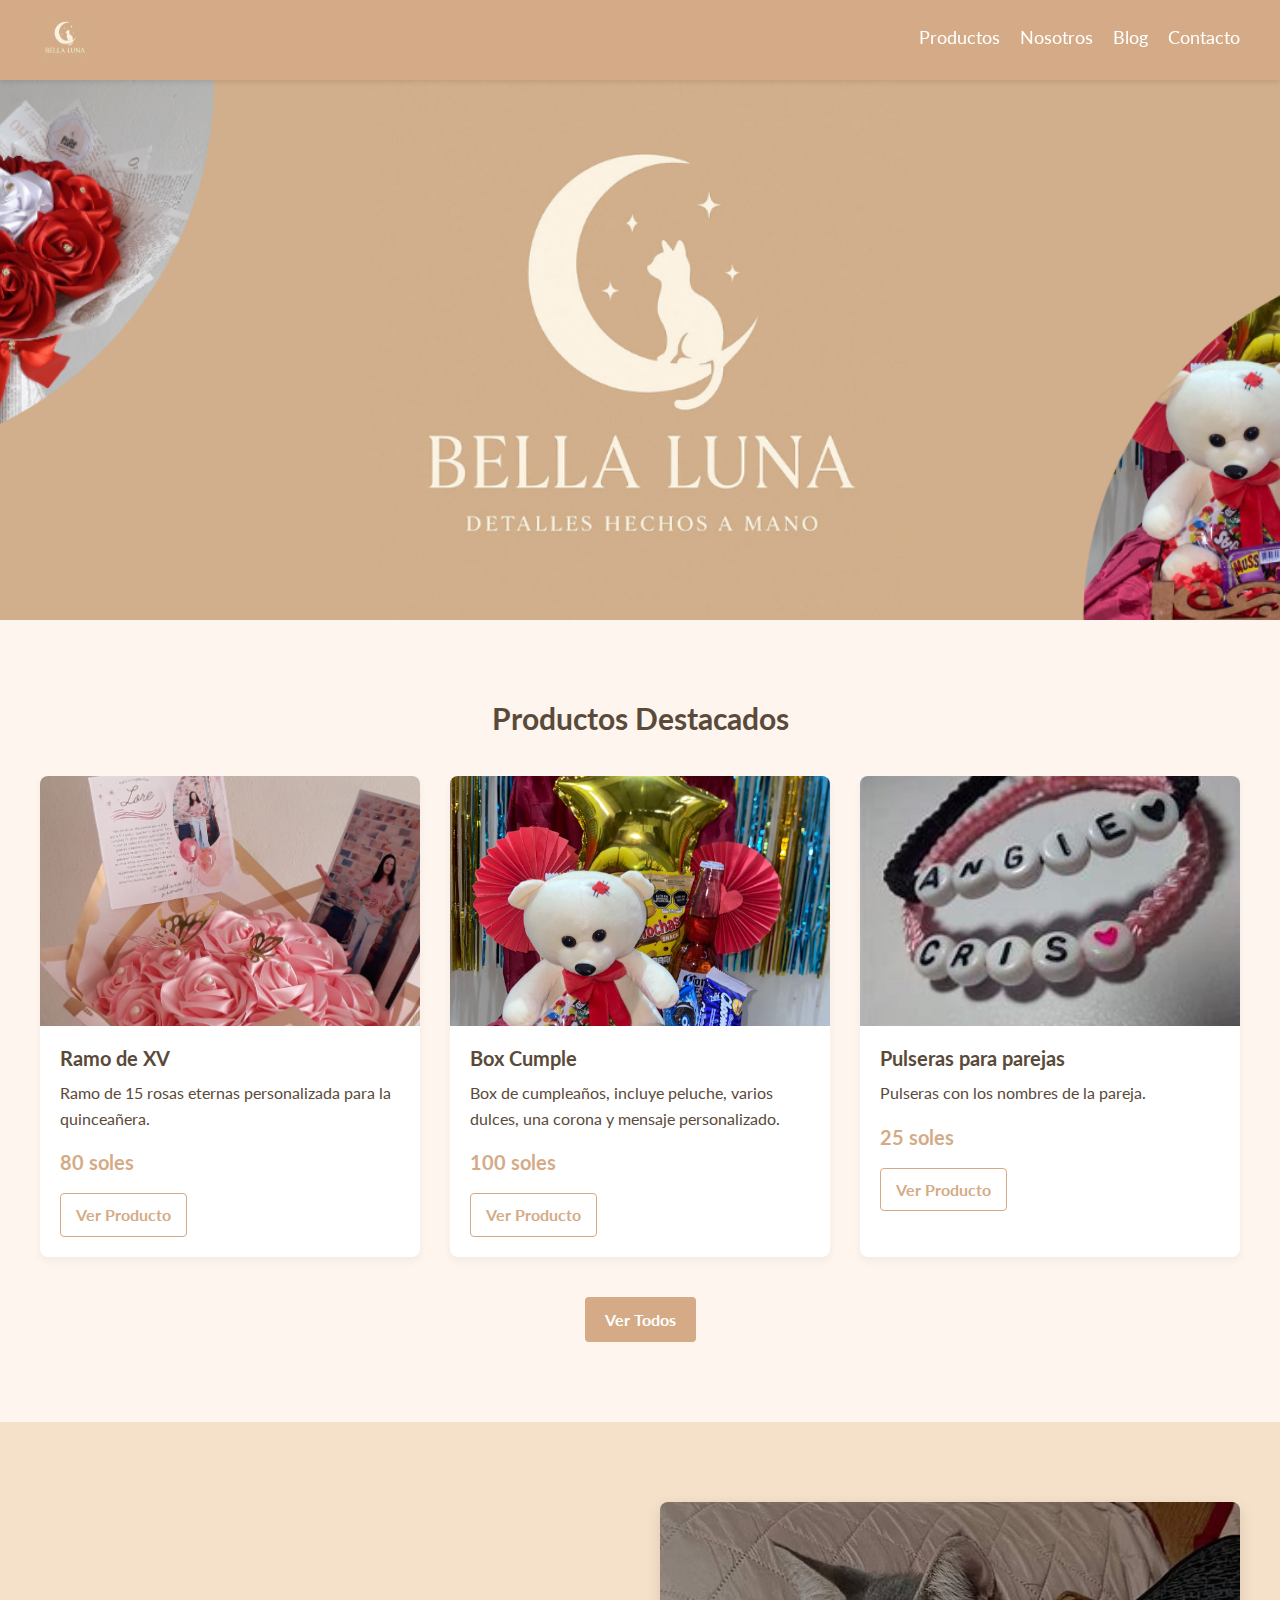
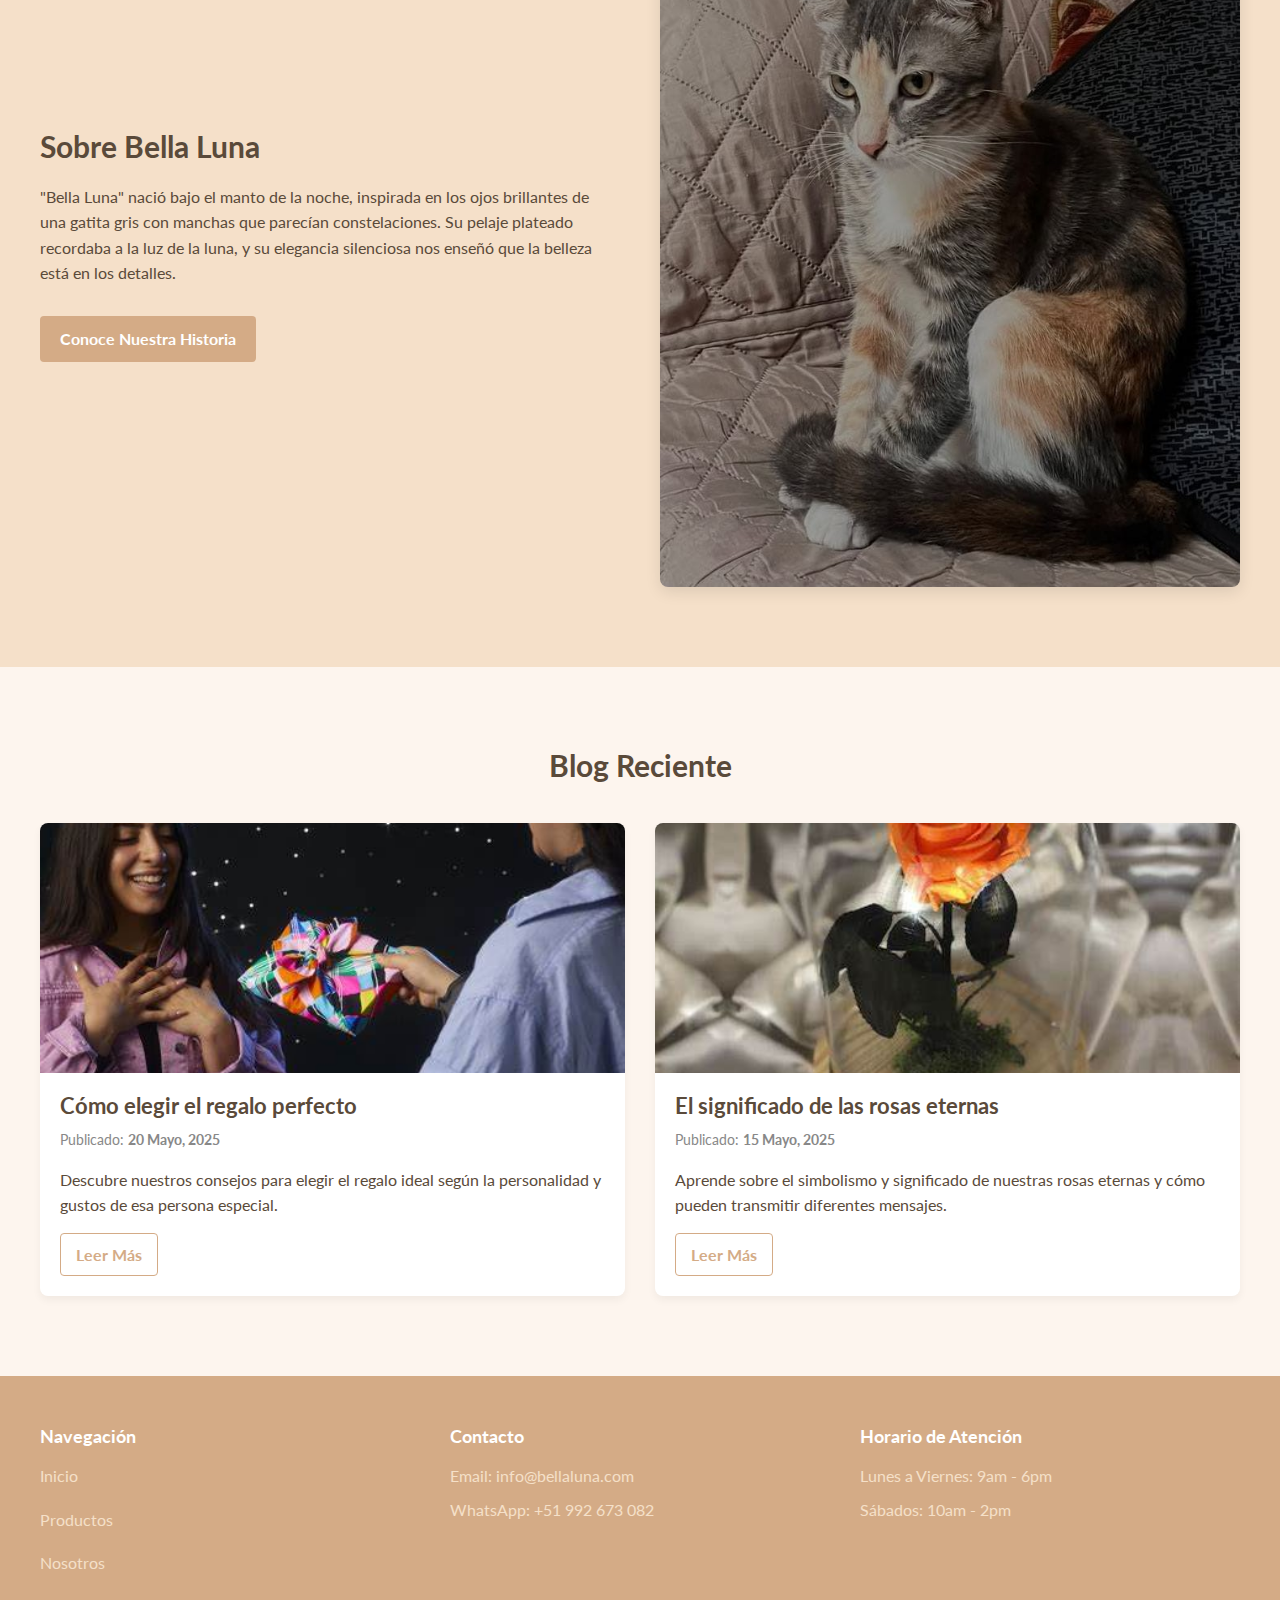
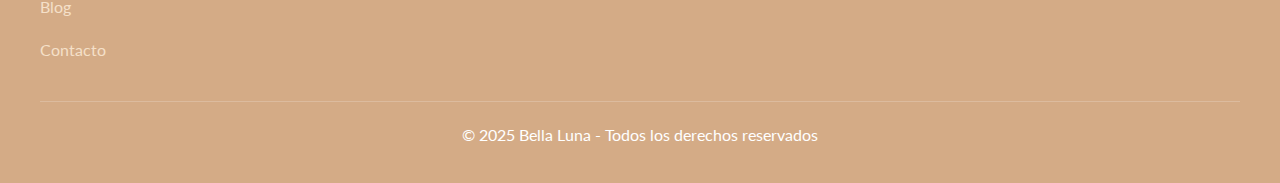
<file: BellaLuna/index.html>
<!DOCTYPE html>
<html lang="es">
<head>
    <meta charset="utf-8">
    <meta name="viewport" content="width=device-width, initial-scale=1">
    <title>Bella Luna | Detalles Hechos a Mano</title>
    <link rel="preconnect" href="https://fonts.googleapis.com">
    <link rel="preconnect" href="https://fonts.gstatic.com" crossorigin>
    <link href="https://fonts.googleapis.com/css2?family=Lato:wght@300;400;700;900&display=swap" rel="stylesheet">
    <link rel="stylesheet" type="text/css" href="css/styles.css">
</head>
<body>
  <header class="site-header">
      <div class="contenedor contenido-header">
          <div class="logo">
            <a href="index.html">
              <img src="images/logo-bellaluna.png" alt="Logo Bella Luna">
            </a>
          </div>
          <div class="barra">
            <button class="menu-movil">
              <span></span>
              <span></span>
              <span></span>
            </button>
            <nav class="nav">
              <a href="productos.html">Productos</a>
              <a href="nosotros.html">Nosotros</a>
              <a href="blog.html">Blog</a>
              <a href="contacto.html">Contacto</a>
            </nav>
          </div>
      </div>
  </header>

  <section class="hero">
  </section>

  <section class="destacados contenedor">
    <h2 class="centrar-texto">Productos Destacados</h2>
    <div class="productos-grid">
      <div class="producto">
        <img src="images/anuncio1.jpg" alt="Ramo de XV">
        <div class="contenido-producto">
          <h3>Ramo de XV</h3>
          <p>Ramo de 15 rosas eternas personalizada para la quinceañera.</p>
          <p class="precio">80 soles</p>
          <a href="productos.html#rosas" class="boton-secundario">Ver Producto</a>
        </div>
      </div>
      <div class="producto">
        <img src="images/anuncio3.jpg" alt="Box Cumple">
        <div class="contenido-producto">
          <h3>Box Cumple</h3>
          <p>Box de cumpleaños, incluye peluche, varios dulces, una corona y mensaje personalizado.</p>
          <p class="precio">100 soles</p>
          <a href="productos.html#box" class="boton-secundario">Ver Producto</a>
        </div>
      </div>
      <div class="producto">
        <img src="images/anuncio5.jpeg" alt="Pulseras para parejas">
        <div class="contenido-producto">
          <h3>Pulseras para parejas</h3>
          <p>Pulseras con los nombres de la pareja.</p>
          <p class="precio">25 soles</p>
          <a href="productos.html#pulseras" class="boton-secundario">Ver Producto</a>
        </div>
      </div>
    </div>
    <div class="ver-todos">
      <a href="productos.html" class="boton">Ver Todos</a>
    </div>
  </section>

  <section class="nosotros-resumen">
    <div class="contenedor">
      <div class="nosotros-grid">
        <div class="texto">
          <h2>Sobre Bella Luna</h2>
          <p>"Bella Luna" nació bajo el manto de la noche, inspirada en los ojos brillantes de una gatita gris con manchas que parecían constelaciones. Su pelaje plateado recordaba a la luz de la luna, y su elegancia silenciosa nos enseñó que la belleza está en los detalles.</p>
          <a href="nosotros.html" class="boton">Conoce Nuestra Historia</a>
        </div>
        <div class="imagen">
          <img src="images/luna.jpg" alt="Luna">
        </div>
      </div>
    </div>
  </section>

  <section class="blog-reciente contenedor">
    <h2 class="centrar-texto">Blog Reciente</h2>
    <div class="blog-grid">
      <article class="entrada-blog">
        <img src="images/blog1.jpg" alt="Blog 1">
        <div class="contenido-blog">
          <h3>Cómo elegir el regalo perfecto</h3>
          <p class="fecha">Publicado: <span>20 Mayo, 2025</span></p>
          <p>Descubre nuestros consejos para elegir el regalo ideal según la personalidad y gustos de esa persona especial.</p>
          <a href="blog.html" class="boton-secundario">Leer Más</a>
        </div>
      </article>
      <article class="entrada-blog">
        <img src="images/blog2.jpg" alt="Blog 2">
        <div class="contenido-blog">
          <h3>El significado de las rosas eternas</h3>
          <p class="fecha">Publicado: <span>15 Mayo, 2025</span></p>
          <p>Aprende sobre el simbolismo y significado de nuestras rosas eternas y cómo pueden transmitir diferentes mensajes.</p>
          <a href="blog.html" class="boton-secundario">Leer Más</a>
        </div>
      </article>
    </div>
  </section>

  <footer class="footer">
    <div class="contenedor">
      <div class="footer-contenido">
        <div class="footer-nav">
          <h3>Navegación</h3>
          <nav>
            <a href="index.html">Inicio</a>
            <a href="productos.html">Productos</a>
            <a href="nosotros.html">Nosotros</a>
            <a href="blog.html">Blog</a>
            <a href="contacto.html">Contacto</a>
          </nav>
        </div>
        <div class="footer-contacto">
          <h3>Contacto</h3>
          <p>Email: info@bellaluna.com</p>
          <p>WhatsApp: +51 992 673 082</p>
        </div>
        <div class="footer-horario">
          <h3>Horario de Atención</h3>
          <p>Lunes a Viernes: 9am - 6pm</p>
          <p>Sábados: 10am - 2pm</p>
        </div>
      </div>
      <p class="copyright">© 2025 Bella Luna - Todos los derechos reservados</p>
    </div>
  </footer>

  <script src="https://code.jquery.com/jquery-3.7.1.min.js"></script>
  <script src="js/main.js"></script>
</body>
</html>
</file>
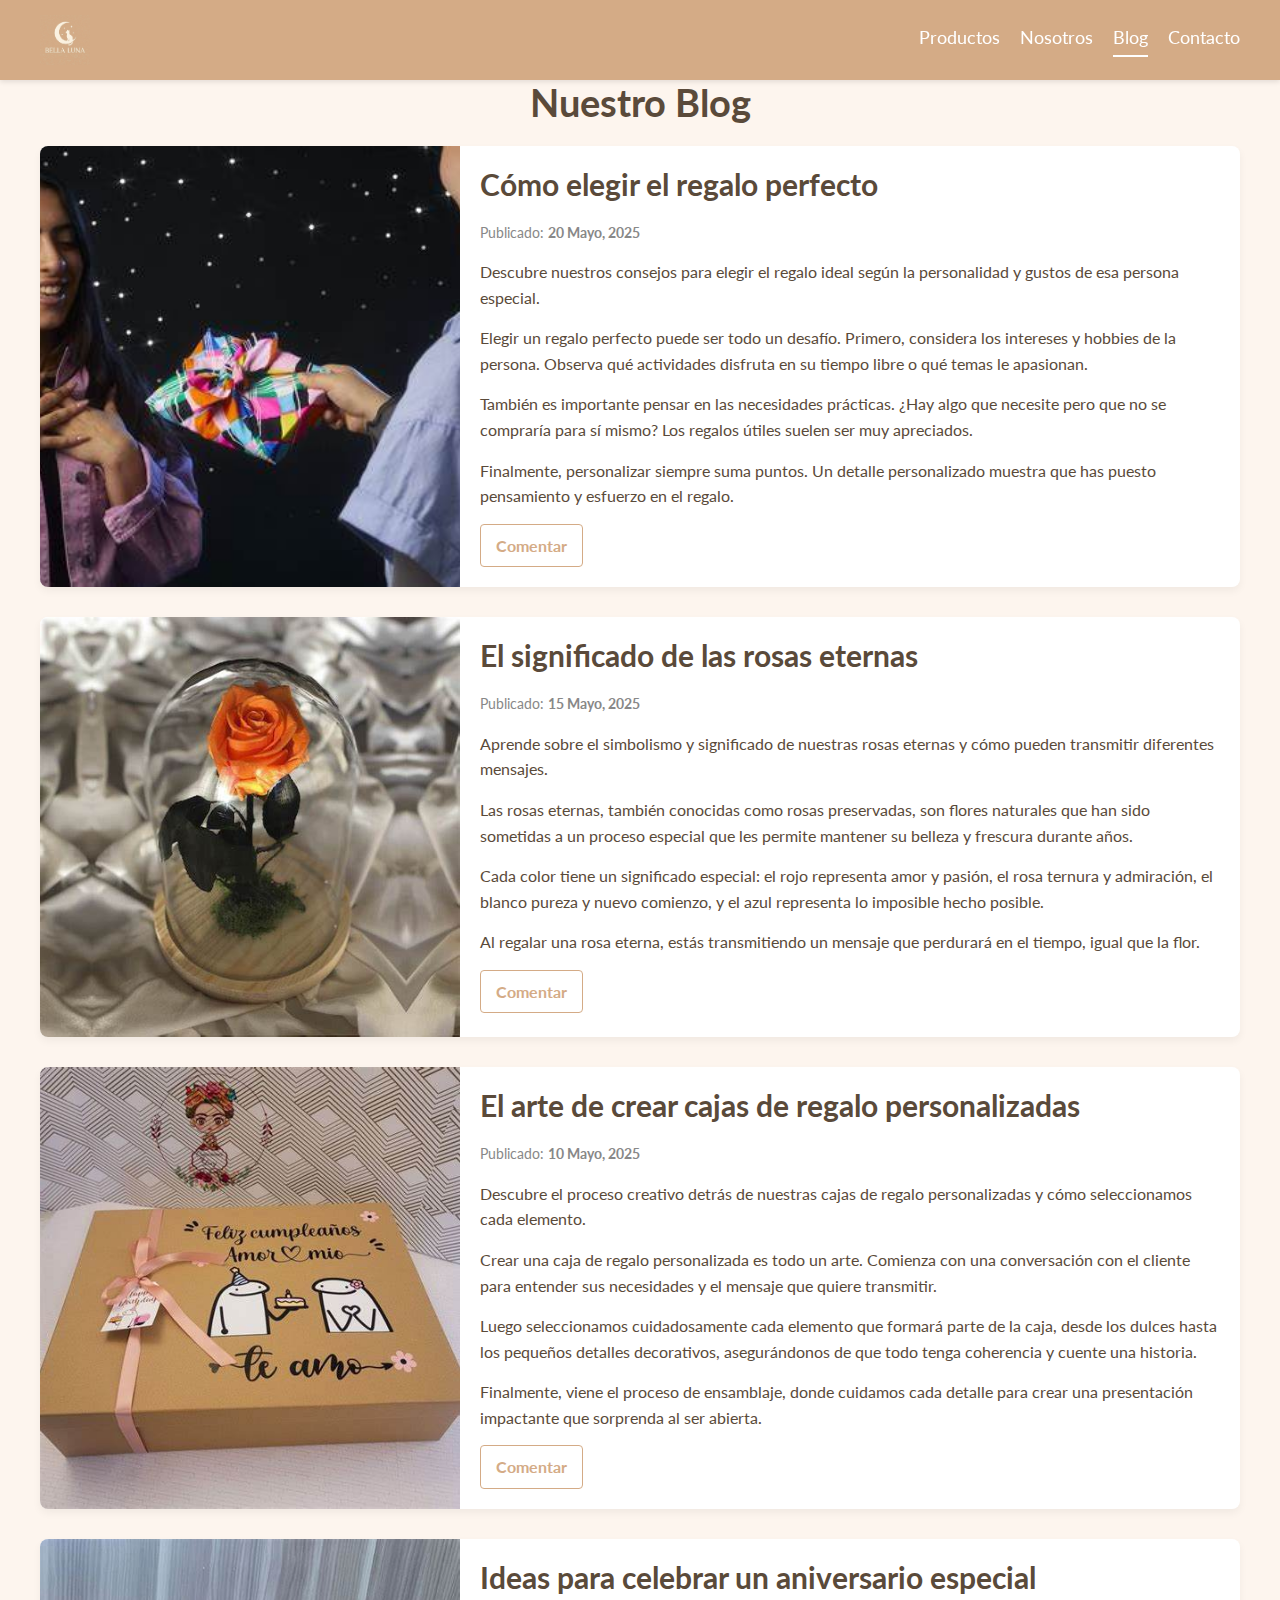
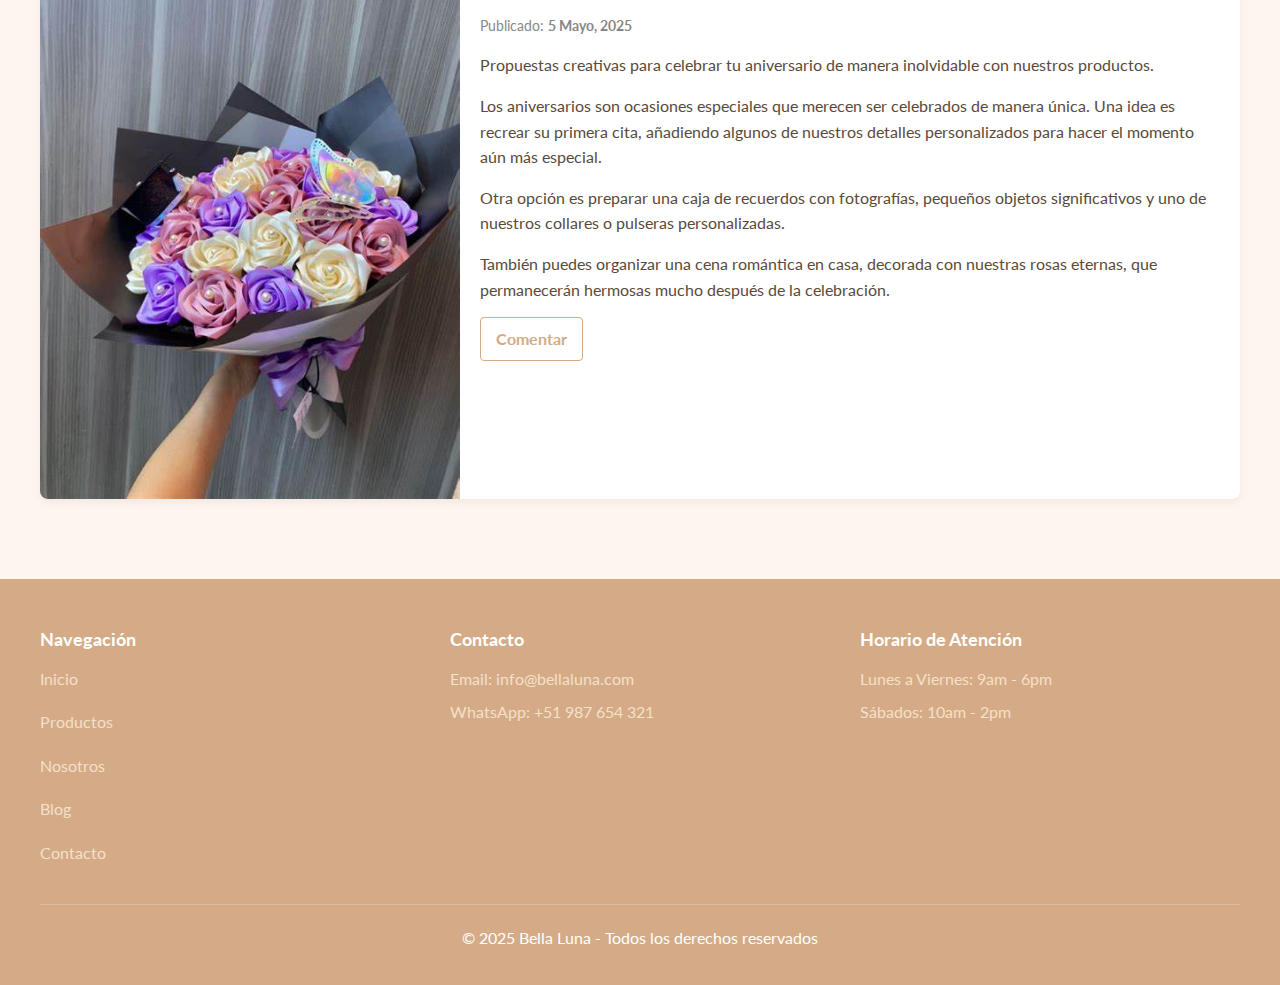
<file: BellaLuna/blog.html>
<!DOCTYPE html>
<html lang="es">
<head>
    <meta charset="utf-8">
    <meta name="viewport" content="width=device-width, initial-scale=1">
    <title>Blog | Bella Luna</title>
    <link rel="preconnect" href="https://fonts.googleapis.com">
    <link rel="preconnect" href="https://fonts.gstatic.com" crossorigin>
    <link href="https://fonts.googleapis.com/css2?family=Lato:wght@300;400;700;900&display=swap" rel="stylesheet">
    <link rel="stylesheet" type="text/css" href="css/styles.css">
</head>
<body>
  <header class="site-header">
      <div class="contenedor contenido-header">
          <div class="logo">
            <a href="index.html">
              <img src="images/logo-bellaluna.png" alt="Logo Bella Luna">
            </a>
          </div>
          <div class="barra">
            <button class="menu-movil">
              <span></span>
              <span></span>
              <span></span>
            </button>
            <nav class="nav">
              <a href="productos.html">Productos</a>
              <a href="nosotros.html">Nosotros</a>
              <a href="blog.html" class="active">Blog</a>
              <a href="contacto.html">Contacto</a>
            </nav>
          </div>
      </div>
  </header>

  <main class="contenedor seccion">
    <h1 class="centrar-texto">Nuestro Blog</h1>
    
    <div class="blog-grid blog-page">
      <article class="entrada-blog">
        <img src="images/blog1.jpg" alt="Blog 1">
        <div class="contenido-blog">
          <h2>Cómo elegir el regalo perfecto</h2>
          <p class="fecha">Publicado: <span>20 Mayo, 2025</span></p>
          <p>Descubre nuestros consejos para elegir el regalo ideal según la personalidad y gustos de esa persona especial.</p>
          <p>Elegir un regalo perfecto puede ser todo un desafío. Primero, considera los intereses y hobbies de la persona. Observa qué actividades disfruta en su tiempo libre o qué temas le apasionan.</p>
          <p>También es importante pensar en las necesidades prácticas. ¿Hay algo que necesite pero que no se compraría para sí mismo? Los regalos útiles suelen ser muy apreciados.</p>
          <p>Finalmente, personalizar siempre suma puntos. Un detalle personalizado muestra que has puesto pensamiento y esfuerzo en el regalo.</p>
          <a href="#" class="boton-secundario comentar-btn" data-id="1">Comentar</a>
        </div>
      </article>
      
      <article class="entrada-blog">
        <img src="images/blog2.jpg" alt="Blog 2">
        <div class="contenido-blog">
          <h2>El significado de las rosas eternas</h2>
          <p class="fecha">Publicado: <span>15 Mayo, 2025</span></p>
          <p>Aprende sobre el simbolismo y significado de nuestras rosas eternas y cómo pueden transmitir diferentes mensajes.</p>
          <p>Las rosas eternas, también conocidas como rosas preservadas, son flores naturales que han sido sometidas a un proceso especial que les permite mantener su belleza y frescura durante años.</p>
          <p>Cada color tiene un significado especial: el rojo representa amor y pasión, el rosa ternura y admiración, el blanco pureza y nuevo comienzo, y el azul representa lo imposible hecho posible.</p>
          <p>Al regalar una rosa eterna, estás transmitiendo un mensaje que perdurará en el tiempo, igual que la flor.</p>
          <a href="#" class="boton-secundario comentar-btn" data-id="2">Comentar</a>
        </div>
      </article>
      
      <article class="entrada-blog">
        <img src="images/blog3.jpg" alt="Blog 3">
        <div class="contenido-blog">
          <h2>El arte de crear cajas de regalo personalizadas</h2>
          <p class="fecha">Publicado: <span>10 Mayo, 2025</span></p>
          <p>Descubre el proceso creativo detrás de nuestras cajas de regalo personalizadas y cómo seleccionamos cada elemento.</p>
          <p>Crear una caja de regalo personalizada es todo un arte. Comienza con una conversación con el cliente para entender sus necesidades y el mensaje que quiere transmitir.</p>
          <p>Luego seleccionamos cuidadosamente cada elemento que formará parte de la caja, desde los dulces hasta los pequeños detalles decorativos, asegurándonos de que todo tenga coherencia y cuente una historia.</p>
          <p>Finalmente, viene el proceso de ensamblaje, donde cuidamos cada detalle para crear una presentación impactante que sorprenda al ser abierta.</p>
          <a href="#" class="boton-secundario comentar-btn" data-id="3">Comentar</a>
        </div>
      </article>
      
      <article class="entrada-blog">
        <img src="images/blog4.jpg" alt="Blog 4">
        <div class="contenido-blog">
          <h2>Ideas para celebrar un aniversario especial</h2>
          <p class="fecha">Publicado: <span>5 Mayo, 2025</span></p>
          <p>Propuestas creativas para celebrar tu aniversario de manera inolvidable con nuestros productos.</p>
          <p>Los aniversarios son ocasiones especiales que merecen ser celebrados de manera única. Una idea es recrear su primera cita, añadiendo algunos de nuestros detalles personalizados para hacer el momento aún más especial.</p>
          <p>Otra opción es preparar una caja de recuerdos con fotografías, pequeños objetos significativos y uno de nuestros collares o pulseras personalizadas.</p>
          <p>También puedes organizar una cena romántica en casa, decorada con nuestras rosas eternas, que permanecerán hermosas mucho después de la celebración.</p>
          <a href="#" class="boton-secundario comentar-btn" data-id="4">Comentar</a>
        </div>
      </article>
    </div>
  </main>

  <div id="modal-comentario" class="modal">
    <div class="modal-contenido">
      <span class="cerrar">&times;</span>
      <div class="comentario-form">
        <h2>Deja tu comentario</h2>
        <form id="form-comentario">
          <input type="hidden" id="blog-id" value="">
          <div class="campo">
            <label for="nombre">Nombre:</label>
            <input type="text" id="nombre" required>
          </div>
          <div class="campo">
            <label for="email">Email:</label>
            <input type="email" id="email" required>
          </div>
          <div class="campo">
            <label for="comentario">Comentario:</label>
            <textarea id="comentario" required></textarea>
          </div>
          <div class="campo">
            <input type="submit" value="Enviar Comentario" class="boton">
          </div>
        </form>
      </div>
    </div>
  </div>

  <footer class="footer">
    <div class="contenedor">
      <div class="footer-contenido">
        <div class="footer-nav">
          <h3>Navegación</h3>
          <nav>
            <a href="index.html">Inicio</a>
            <a href="productos.html">Productos</a>
            <a href="nosotros.html">Nosotros</a>
            <a href="blog.html">Blog</a>
            <a href="contacto.html">Contacto</a>
          </nav>
        </div>
        <div class="footer-contacto">
          <h3>Contacto</h3>
          <p>Email: info@bellaluna.com</p>
          <p>WhatsApp: +51 987 654 321</p>
        </div>
        <div class="footer-horario">
          <h3>Horario de Atención</h3>
          <p>Lunes a Viernes: 9am - 6pm</p>
          <p>Sábados: 10am - 2pm</p>
        </div>
      </div>
      <p class="copyright">© 2025 Bella Luna - Todos los derechos reservados</p>
    </div>
  </footer>

  <script src="https://code.jquery.com/jquery-3.7.1.min.js"></script>
  <script src="js/main.js"></script>
</body>
</html>
</file>
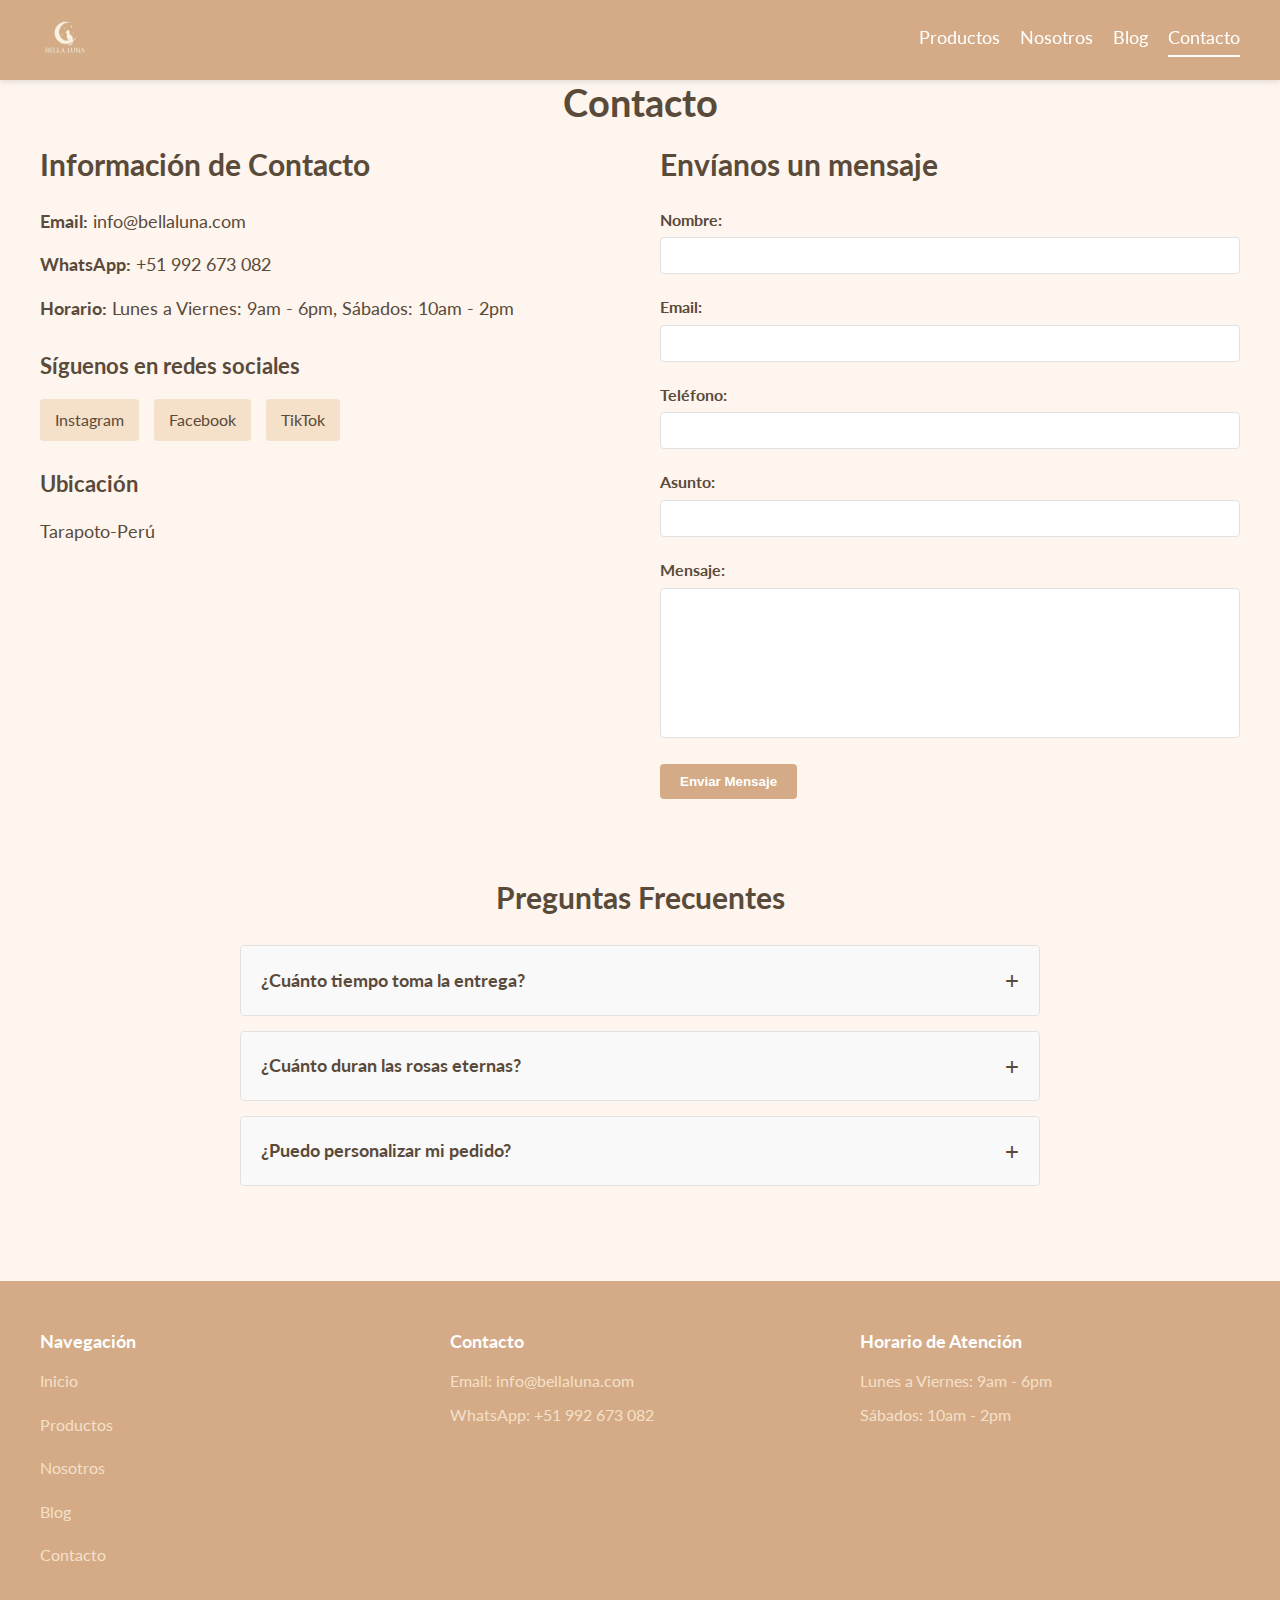
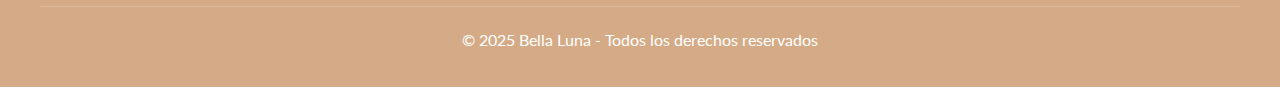
<file: BellaLuna/contacto.html>
<!DOCTYPE html>
<html lang="es">
<head>
    <meta charset="utf-8">
    <meta name="viewport" content="width=device-width, initial-scale=1">
    <title>Contacto | Bella Luna</title>
    <link rel="preconnect" href="https://fonts.googleapis.com">
    <link rel="preconnect" href="https://fonts.gstatic.com" crossorigin>
    <link href="https://fonts.googleapis.com/css2?family=Lato:wght@300;400;700;900&display=swap" rel="stylesheet">
    <link rel="stylesheet" type="text/css" href="css/styles.css">
</head>
<body>
  <header class="site-header">
      <div class="contenedor contenido-header">
          <div class="logo">
            <a href="index.html">
              <img src="images/logo-bellaluna.png" alt="Logo Bella Luna">
            </a>
          </div>
          <div class="barra">
            <button class="menu-movil">
              <span></span>
              <span></span>
              <span></span>
            </button>
            <nav class="nav">
              <a href="productos.html">Productos</a>
              <a href="nosotros.html">Nosotros</a>
              <a href="blog.html">Blog</a>
              <a href="contacto.html" class="active">Contacto</a>
            </nav>
          </div>
      </div>
  </header>

  <main class="contenedor seccion">
    <h1 class="centrar-texto">Contacto</h1>
    
    <div class="contacto-grid">
      <div class="contacto-info">
        <h2>Información de Contacto</h2>
        <p><strong>Email:</strong> info@bellaluna.com</p>
        <p><strong>WhatsApp:</strong> +51 992 673 082</p>
        <p><strong>Horario:</strong> Lunes a Viernes: 9am - 6pm, Sábados: 10am - 2pm</p>
        
        <div class="redes-sociales">
          <h3>Síguenos en redes sociales</h3>
          <div class="iconos-redes">
            <a href="https://www.instagram.com/bellaluna_tp?igsh=NTMxenhnZXhzOG5v" target="_blank" class="red-social">Instagram</a>
            <a href="https://www.facebook.com/kevin.ayachillanos" target="_blank" class="red-social">Facebook</a>
            <a href="https://www.tiktok.com/@bellaluna_tp?_t=8j7S7N0MU9l&_r=1" target="_blank" class="red-social">TikTok</a>
          </div>
        </div>
        
        <div class="ubicacion">
          <h3>Ubicación</h3>
          <p>Tarapoto-Perú</p>
        </div>
      </div>
      
      <div class="contacto-formulario">
        <h2>Envíanos un mensaje</h2>
        <form id="form-contacto">
          <div class="campo">
            <label for="nombre">Nombre:</label>
            <input type="text" id="nombre" required>
            <span class="error-mensaje" id="error-nombre"></span>
          </div>
          <div class="campo">
            <label for="email">Email:</label>
            <input type="email" id="email" required>
            <span class="error-mensaje" id="error-email"></span>
          </div>
          <div class="campo">
            <label for="telefono">Teléfono:</label>
            <input type="tel" id="telefono">
            <span class="error-mensaje" id="error-telefono"></span>
          </div>
          <div class="campo">
            <label for="asunto">Asunto:</label>
            <input type="text" id="asunto" required>
            <span class="error-mensaje" id="error-asunto"></span>
          </div>
          <div class="campo">
            <label for="mensaje">Mensaje:</label>
            <textarea id="mensaje" required></textarea>
            <span class="error-mensaje" id="error-mensaje"></span>
          </div>
          <div class="campo">
            <input type="submit" value="Enviar Mensaje" class="boton">
          </div>
        </form>
      </div>
    </div>
    
    <div class="preguntas-frecuentes">
      <h2 class="centrar-texto">Preguntas Frecuentes</h2>
      
      <div class="acordeon">
        <div class="acordeon-item">
          <div class="acordeon-titulo">
            <h3>¿Cuánto tiempo toma la entrega?</h3>
            <span class="icono">+</span>
          </div>
          <div class="acordeon-contenido">
            <p>Las entregas en Tarapoto-Morales-La banda de Shilcayo se realizan en un plazo de 24-48 hrs.</p>
          </div>
        </div>
        
        <div class="acordeon-item">
          <div class="acordeon-titulo">
            <h3>¿Cuánto duran las rosas eternas?</h3>
            <span class="icono">+</span>
          </div>
          <div class="acordeon-contenido">
            <p>Nuestras rosas eternas pueden durar entre 1 a 3 años manteniendo su belleza intacta, siempre que se sigan las recomendaciones de cuidado que proporcionamos.</p>
          </div>
        </div>
        
        <div class="acordeon-item">
          <div class="acordeon-titulo">
            <h3>¿Puedo personalizar mi pedido?</h3>
            <span class="icono">+</span>
          </div>
          <div class="acordeon-contenido">
            <p>¡Absolutamente! Nos especializamos en crear productos personalizados. Puedes elegir colores, agregar mensajes especiales, incluir fotos y mucho más. Contáctanos para discutir las opciones.</p>
          </div>
        </div>
      </div>
    </div>
  </main>

  <div id="mensaje-enviado" class="mensaje-alerta">
    <div class="mensaje-contenido">
      <p>¡Tu mensaje ha sido enviado con éxito! Nos pondremos en contacto contigo pronto.</p>
      <button class="cerrar-mensaje">Cerrar</button>
    </div>
  </div>

  <footer class="footer">
    <div class="contenedor">
      <div class="footer-contenido">
        <div class="footer-nav">
          <h3>Navegación</h3>
          <nav>
            <a href="index.html">Inicio</a>
            <a href="productos.html">Productos</a>
            <a href="nosotros.html">Nosotros</a>
            <a href="blog.html">Blog</a>
            <a href="contacto.html">Contacto</a>
          </nav>
        </div>
        <div class="footer-contacto">
          <h3>Contacto</h3>
          <p>Email: info@bellaluna.com</p>
          <p>WhatsApp: +51 992 673 082</p>
        </div>
        <div class="footer-horario">
          <h3>Horario de Atención</h3>
          <p>Lunes a Viernes: 9am - 6pm</p>
          <p>Sábados: 10am - 2pm</p>
        </div>
      </div>
      <p class="copyright">© 2025 Bella Luna - Todos los derechos reservados</p>
    </div>
  </footer>

  <script src="https://code.jquery.com/jquery-3.7.1.min.js"></script>
  <script src="js/main.js"></script>
</body>
</html>
</file>
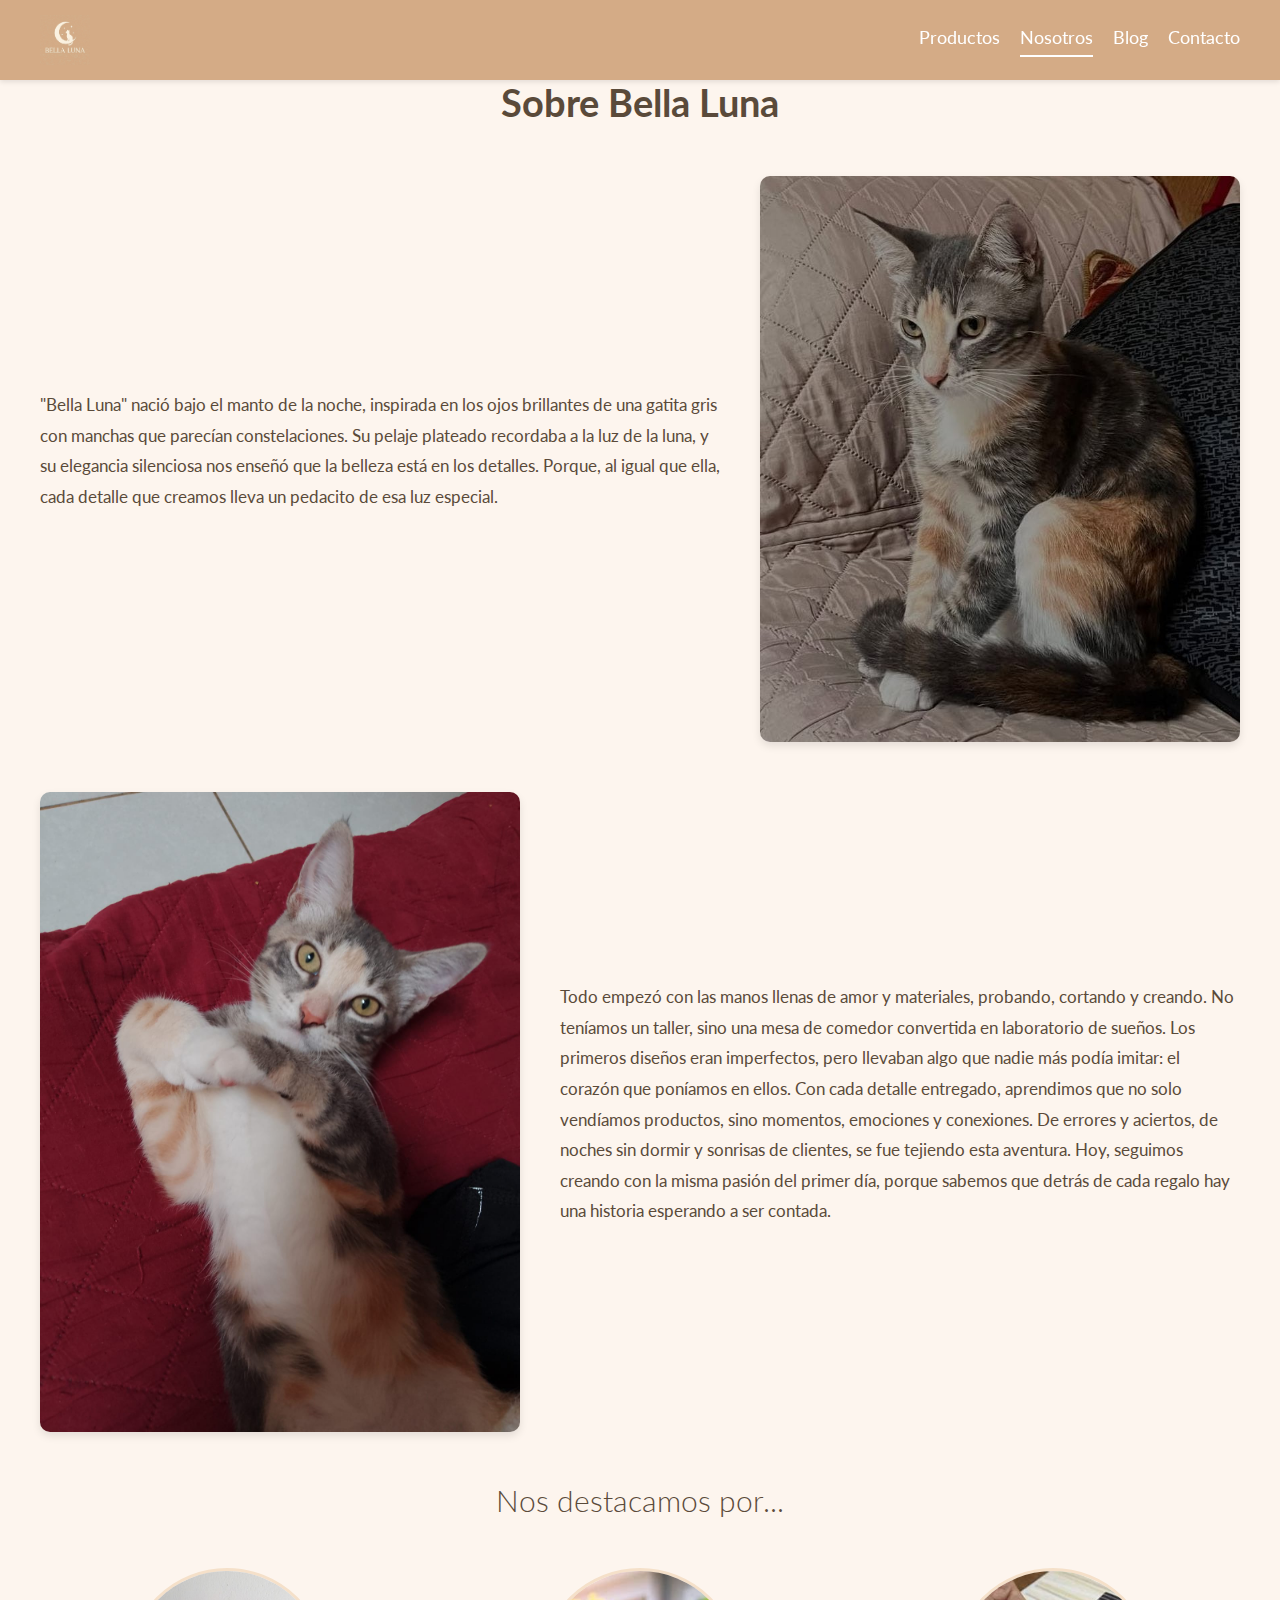
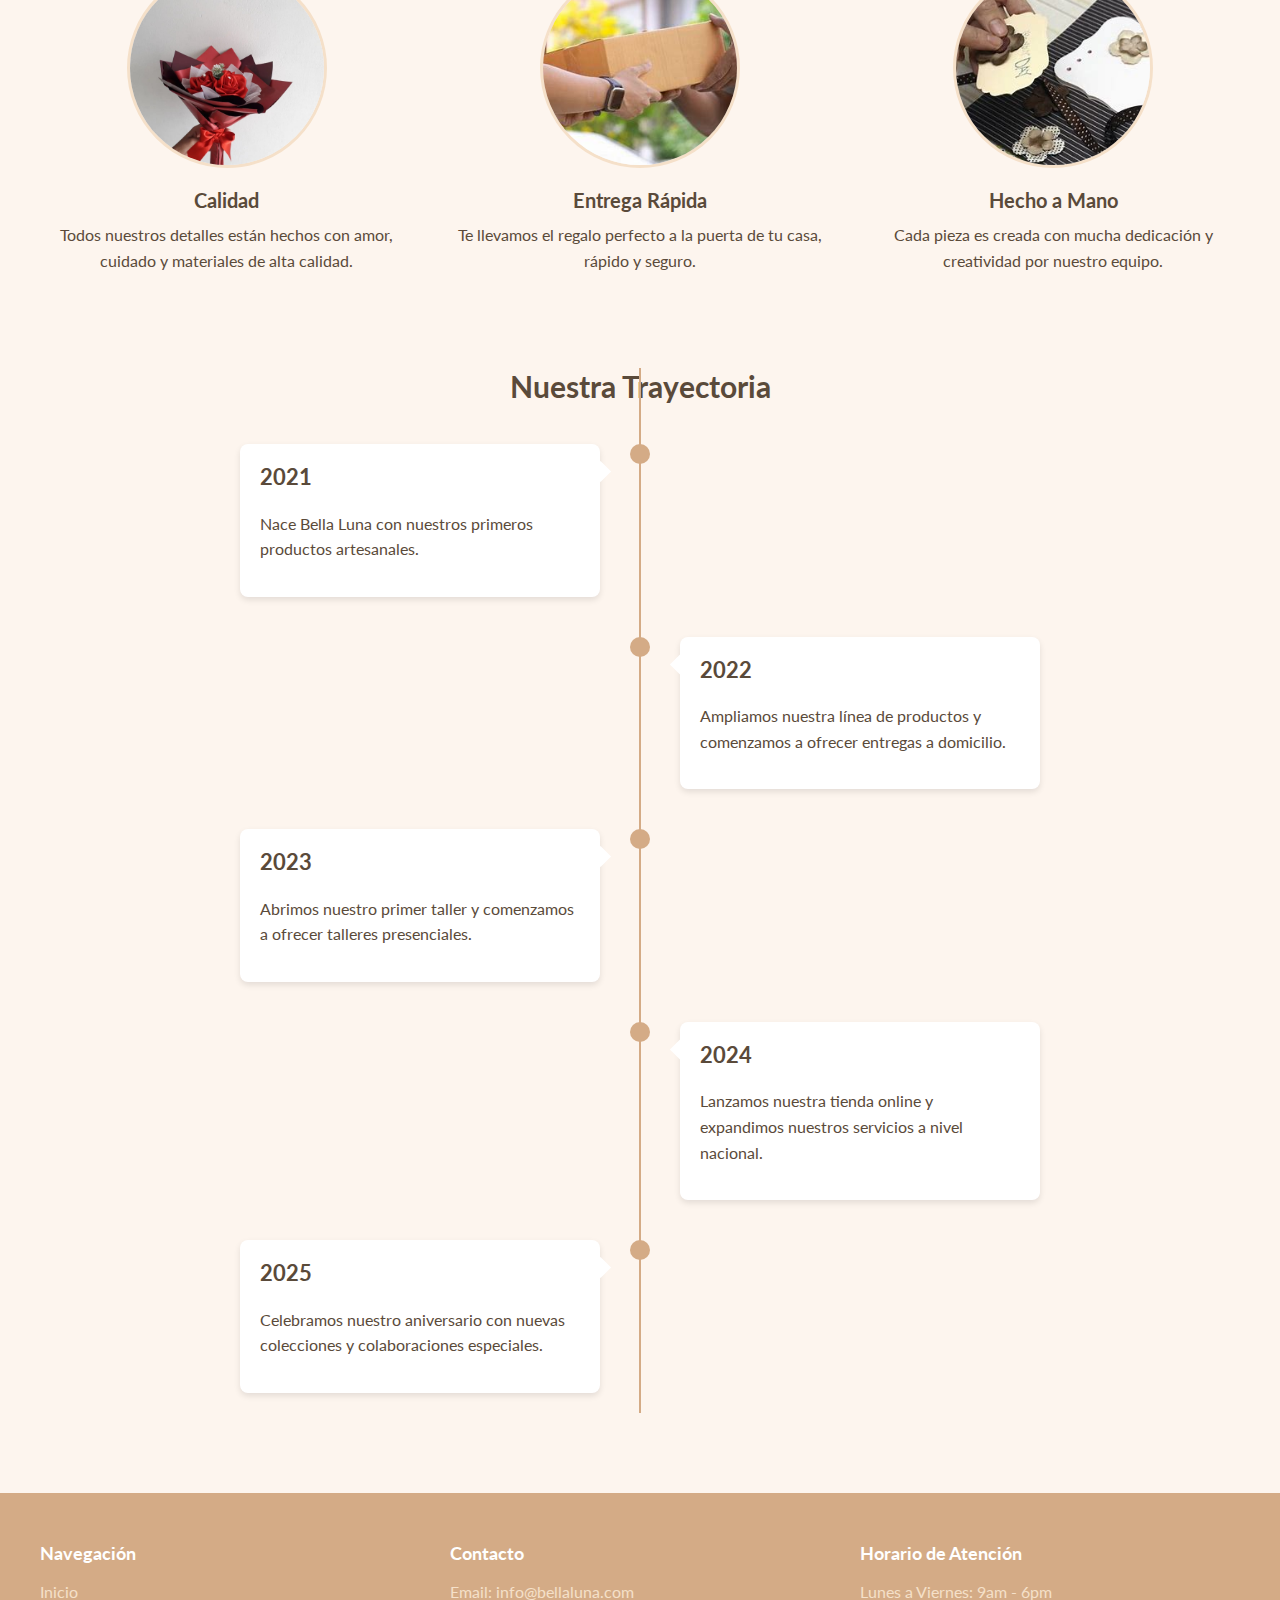
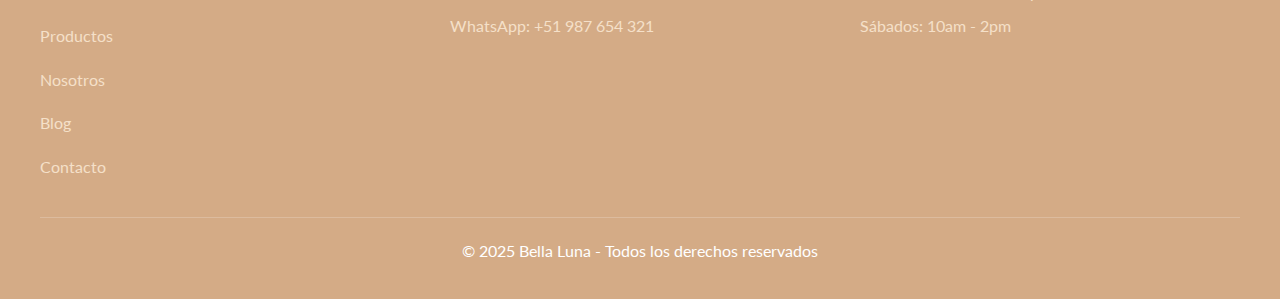
<file: BellaLuna/nosotros.html>
<!DOCTYPE html>
<html lang="es">
<head>
    <meta charset="utf-8">
    <meta name="viewport" content="width=device-width, initial-scale=1">
    <title>Nosotros | Bella Luna</title>
    <link rel="preconnect" href="https://fonts.googleapis.com">
    <link rel="preconnect" href="https://fonts.gstatic.com" crossorigin>
    <link href="https://fonts.googleapis.com/css2?family=Lato:wght@300;400;700;900&display=swap" rel="stylesheet">
    <link rel="stylesheet" type="text/css" href="css/styles.css">
</head>
<body>
  <header class="site-header">
      <div class="contenedor contenido-header">
          <div class="logo">
            <a href="index.html">
              <img src="images/logo-bellaluna.png" alt="Logo Bella Luna">
            </a>
          </div>
          <div class="barra">
            <button class="menu-movil">
              <span></span>
              <span></span>
              <span></span>
            </button>
            <nav class="nav">
              <a href="productos.html">Productos</a>
              <a href="nosotros.html" class="active">Nosotros</a>
              <a href="blog.html">Blog</a>
              <a href="contacto.html">Contacto</a>
            </nav>
          </div>
      </div>
  </header>

  <main class="contenedor seccion">
    <h1 class="fw-700 centrar-texto">Sobre Bella Luna</h1>
    
    <div class="historia">
      <img src="images/luna.jpg" alt="Luna" class="imagen-fade">
      <p class="texto-animado">"Bella Luna" nació bajo el manto de la noche, inspirada en los ojos brillantes de una gatita gris con manchas que parecían constelaciones. Su pelaje plateado recordaba a la luz de la luna, y su elegancia silenciosa nos enseñó que la belleza está en los detalles. Porque, al igual que ella, cada detalle que creamos lleva un pedacito de esa luz especial.</p>
    </div>
    
    <div class="historia">
      <img src="images/luna2.jpg" alt="Luna2" class="imagen-fade"/>
      <p class="texto-animado">Todo empezó con las manos llenas de amor y materiales, probando, cortando y creando. No teníamos un taller, sino una mesa de comedor convertida en laboratorio de sueños. Los primeros diseños eran imperfectos, pero llevaban algo que nadie más podía imitar: el corazón que poníamos en ellos. Con cada detalle entregado, aprendimos que no solo vendíamos productos, sino momentos, emociones y conexiones. De errores y aciertos, de noches sin dormir y sonrisas de clientes, se fue tejiendo esta aventura. Hoy, seguimos creando con la misma pasión del primer día, porque sabemos que detrás de cada regalo hay una historia esperando a ser contada.</p>  
    </div>
    
    <h2 class="fw-300 centrar-texto">Nos destacamos por...</h2>
    
    <div class="icon-us">
      <div class="icon">
        <img src="images/calidad.jpg" alt="Calidad" class="imagen-zoom"/>
        <h3>Calidad</h3>
        <p>Todos nuestros detalles están hechos con amor, cuidado y materiales de alta calidad.</p>
      </div>
      <div class="icon">
        <img src="images/entrega.jpeg" alt="Entrega Rápida" class="imagen-zoom"/>
        <h3>Entrega Rápida</h3>
        <p>Te llevamos el regalo perfecto a la puerta de tu casa, rápido y seguro.</p>
      </div>
      <div class="icon">
        <img src="images/natural.jpeg" alt="Hecho a Mano" class="imagen-zoom"/>
        <h3>Hecho a Mano</h3>
        <p>Cada pieza es creada con mucha dedicación y creatividad por nuestro equipo.</p>
      </div>   
    </div>
    
    <div class="timeline">
      <h2 class="centrar-texto">Nuestra Trayectoria</h2>
      
      <div class="timeline-item">
        <div class="timeline-punto"></div>
        <div class="timeline-contenido">
          <h3>2021</h3>
          <p>Nace Bella Luna con nuestros primeros productos artesanales.</p>
        </div>
      </div>
      
      <div class="timeline-item">
        <div class="timeline-punto"></div>
        <div class="timeline-contenido">
          <h3>2022</h3>
          <p>Ampliamos nuestra línea de productos y comenzamos a ofrecer entregas a domicilio.</p>
        </div>
      </div>
      
      <div class="timeline-item">
        <div class="timeline-punto"></div>
        <div class="timeline-contenido">
          <h3>2023</h3>
          <p>Abrimos nuestro primer taller y comenzamos a ofrecer talleres presenciales.</p>
        </div>
      </div>
      
      <div class="timeline-item">
        <div class="timeline-punto"></div>
        <div class="timeline-contenido">
          <h3>2024</h3>
          <p>Lanzamos nuestra tienda online y expandimos nuestros servicios a nivel nacional.</p>
        </div>
      </div>
      
      <div class="timeline-item">
        <div class="timeline-punto"></div>
        <div class="timeline-contenido">
          <h3>2025</h3>
          <p>Celebramos nuestro aniversario con nuevas colecciones y colaboraciones especiales.</p>
        </div>
      </div>
    </div>
  </main>

  <footer class="footer">
    <div class="contenedor">
      <div class="footer-contenido">
        <div class="footer-nav">
          <h3>Navegación</h3>
          <nav>
            <a href="index.html">Inicio</a>
            <a href="productos.html">Productos</a>
            <a href="nosotros.html">Nosotros</a>
            <a href="blog.html">Blog</a>
            <a href="contacto.html">Contacto</a>
          </nav>
        </div>
        <div class="footer-contacto">
          <h3>Contacto</h3>
          <p>Email: info@bellaluna.com</p>
          <p>WhatsApp: +51 987 654 321</p>
        </div>
        <div class="footer-horario">
          <h3>Horario de Atención</h3>
          <p>Lunes a Viernes: 9am - 6pm</p>
          <p>Sábados: 10am - 2pm</p>
        </div>
      </div>
      <p class="copyright">© 2025 Bella Luna - Todos los derechos reservados</p>
    </div>
  </footer>

  <script src="https://code.jquery.com/jquery-3.7.1.min.js"></script>
  <script src="js/main.js"></script>
</body>
</html>
</file>
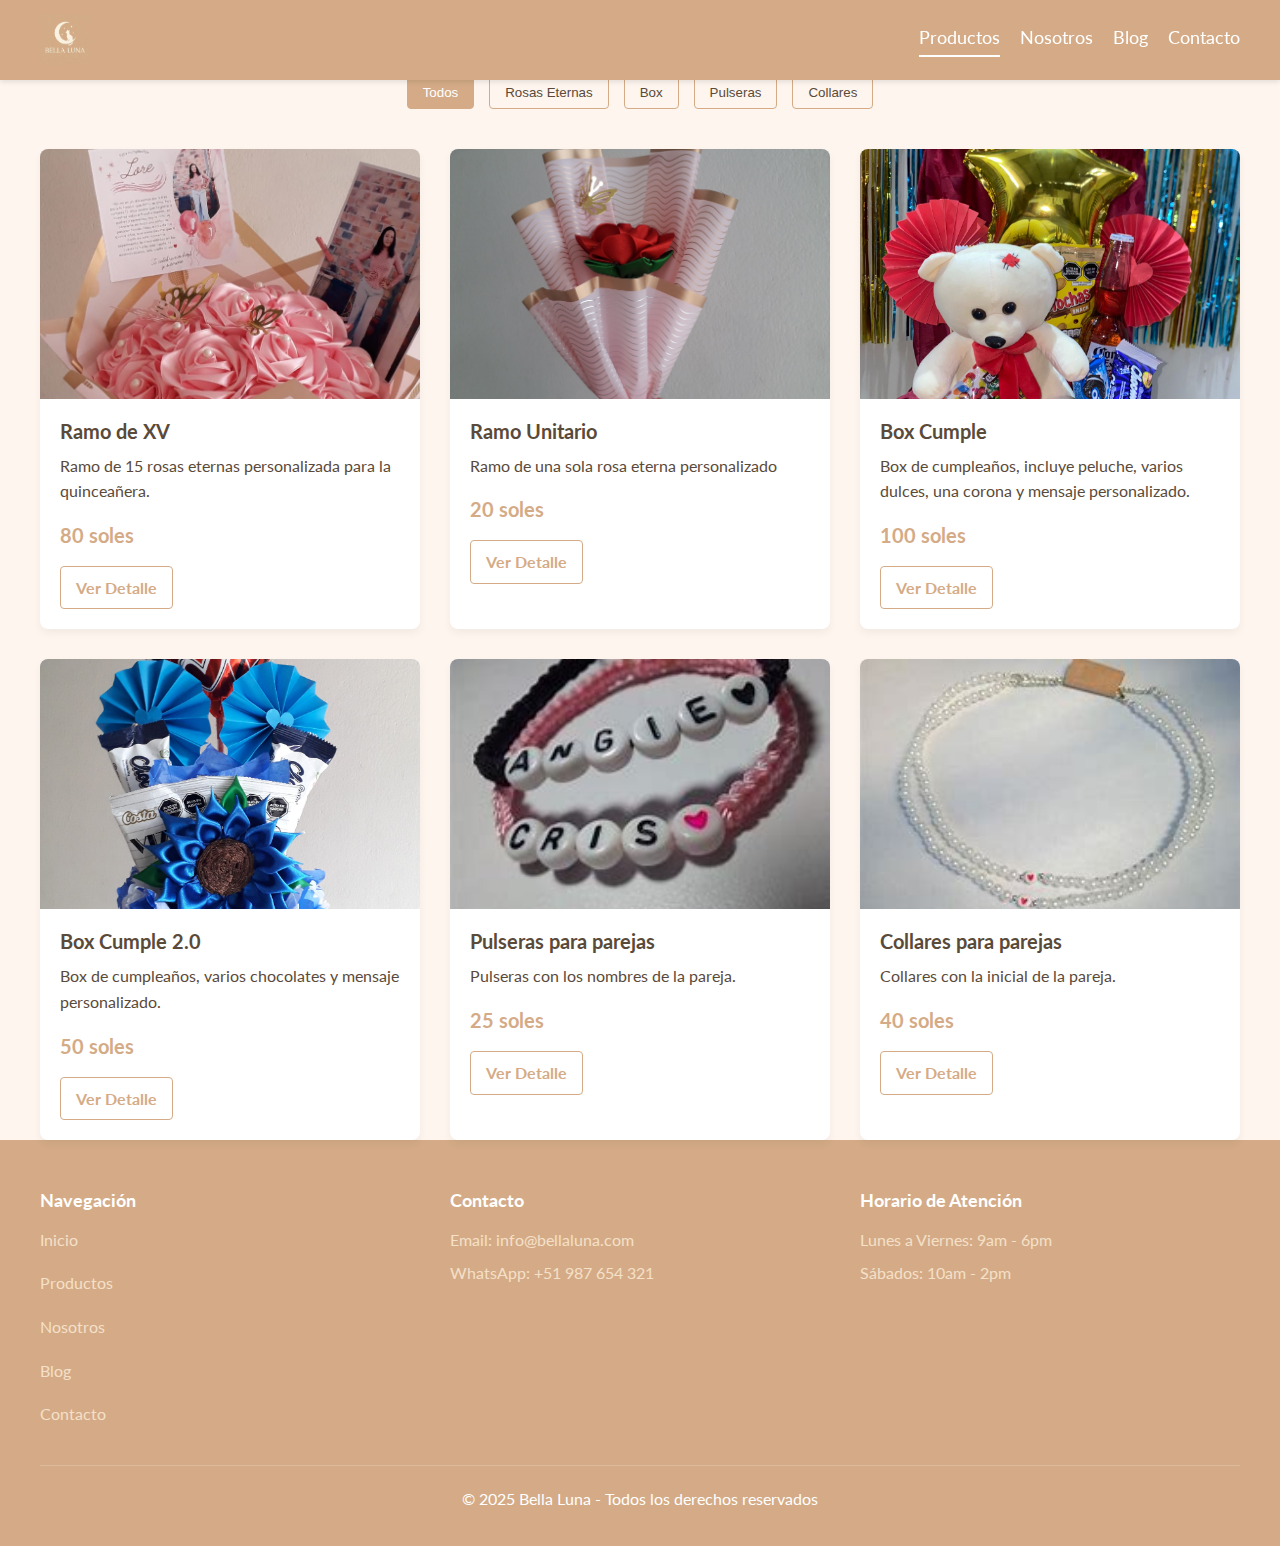
<file: BellaLuna/productos.html>
<!DOCTYPE html>
<html lang="es">
<head>
    <meta charset="utf-8">
    <meta name="viewport" content="width=device-width, initial-scale=1">
    <title>Productos | Bella Luna</title>
    <link rel="preconnect" href="https://fonts.googleapis.com">
    <link rel="preconnect" href="https://fonts.gstatic.com" crossorigin>
    <link href="https://fonts.googleapis.com/css2?family=Lato:wght@300;400;700;900&display=swap" rel="stylesheet">
    <link rel="stylesheet" type="text/css" href="css/styles.css">
</head>
<body>
  <header class="site-header">
      <div class="contenedor contenido-header">
          <div class="logo">
            <a href="index.html">
              <img src="images/logo-bellaluna.png" alt="Logo Bella Luna">
            </a>
          </div>
          <div class="barra">
            <button class="menu-movil">
              <span></span>
              <span></span>
              <span></span>
            </button>
            <nav class="nav">
              <a href="productos.html" class="active">Productos</a>
              <a href="nosotros.html">Nosotros</a>
              <a href="blog.html">Blog</a>
              <a href="contacto.html">Contacto</a>
            </nav>
          </div>
      </div>
  </header>

  <main class="contenedor">
    <h1 class="centrar-texto">Nuestros Productos</h1>
    
    <div class="filtros">
      <button class="filtro-btn active" data-categoria="todos">Todos</button>
      <button class="filtro-btn" data-categoria="rosas">Rosas Eternas</button>
      <button class="filtro-btn" data-categoria="box">Box</button>
      <button class="filtro-btn" data-categoria="pulseras">Pulseras</button>
      <button class="filtro-btn" data-categoria="collares">Collares</button>
    </div>

    <section id="productos-seccion" class="productos-grid">
      <div class="producto" data-categoria="rosas">
        <img src="images/anuncio1.jpg" alt="Ramo de XV">
        <div class="contenido-producto">
          <h3>Ramo de XV</h3>
          <p>Ramo de 15 rosas eternas personalizada para la quinceañera.</p>
          <p class="precio">80 soles</p>
          <a href="#" class="boton-secundario ver-detalle" data-id="1">Ver Detalle</a>
        </div>
      </div>
      <div class="producto" data-categoria="rosas">
        <img src="images/anuncio2.jpg" alt="Ramo Unitario">
        <div class="contenido-producto">
          <h3>Ramo Unitario</h3>
          <p>Ramo de una sola rosa eterna personalizado</p>
          <p class="precio">20 soles</p>
          <a href="#" class="boton-secundario ver-detalle" data-id="2">Ver Detalle</a>
        </div>
      </div>
      <div class="producto" data-categoria="box">
        <img src="images/anuncio3.jpg" alt="Box Cumple">
        <div class="contenido-producto">
          <h3>Box Cumple</h3>
          <p>Box de cumpleaños, incluye peluche, varios dulces, una corona y mensaje personalizado.</p>
          <p class="precio">100 soles</p>
          <a href="#" class="boton-secundario ver-detalle" data-id="3">Ver Detalle</a>
        </div>
      </div>
      <div class="producto" data-categoria="box">
        <img src="images/anuncio4.jpg" alt="Box Cumple 2.0">
        <div class="contenido-producto">
          <h3>Box Cumple 2.0</h3>
          <p>Box de cumpleaños, varios chocolates y mensaje personalizado.</p>
          <p class="precio">50 soles</p>
          <a href="#" class="boton-secundario ver-detalle" data-id="4">Ver Detalle</a>
        </div>
      </div>
      <div class="producto" data-categoria="pulseras">
        <img src="images/anuncio5.jpeg" alt="Pulseras para parejas">
        <div class="contenido-producto">
          <h3>Pulseras para parejas</h3>
          <p>Pulseras con los nombres de la pareja.</p>
          <p class="precio">25 soles</p>
          <a href="#" class="boton-secundario ver-detalle" data-id="5">Ver Detalle</a>
        </div>
      </div>
      <div class="producto" data-categoria="collares">
        <img src="images/anuncio6.jpeg" alt="Collares para parejas">
        <div class="contenido-producto">
          <h3>Collares para parejas</h3>
          <p>Collares con la inicial de la pareja.</p>
          <p class="precio">40 soles</p>
          <a href="#" class="boton-secundario ver-detalle" data-id="6">Ver Detalle</a>
        </div>
      </div>
    </section>
  </main>

  <div id="modal" class="modal">
    <div class="modal-contenido">
      <span class="cerrar">&times;</span>
      <div id="producto-detalle" class="producto-detalle">
        <!-- Contenido dinámico -->
      </div>
    </div>
  </div>

  <footer class="footer">
    <div class="contenedor">
      <div class="footer-contenido">
        <div class="footer-nav">
          <h3>Navegación</h3>
          <nav>
            <a href="index.html">Inicio</a>
            <a href="productos.html">Productos</a>
            <a href="nosotros.html">Nosotros</a>
            <a href="blog.html">Blog</a>
            <a href="contacto.html">Contacto</a>
          </nav>
        </div>
        <div class="footer-contacto">
          <h3>Contacto</h3>
          <p>Email: info@bellaluna.com</p>
          <p>WhatsApp: +51 987 654 321</p>
        </div>
        <div class="footer-horario">
          <h3>Horario de Atención</h3>
          <p>Lunes a Viernes: 9am - 6pm</p>
          <p>Sábados: 10am - 2pm</p>
        </div>
      </div>
      <p class="copyright">© 2025 Bella Luna - Todos los derechos reservados</p>
    </div>
  </footer>

  <script src="https://code.jquery.com/jquery-3.7.1.min.js"></script>
  <script src="js/main.js"></script>
</body>
</html>
</file>
<file: BellaLuna/css/styles.css>
* {
  margin: 0;
  padding: 0;
  box-sizing: border-box;
}

html {
  font-size: 62.5%; 
  scroll-behavior: smooth;
}

.site-header.inicio {
    background-image: url(../images/bellaluna-logo.png);
    background-position: center center;
    background-size: cover;
    background-color: #d4ab86;
    height: 70vh;
    min-height: 10rem;
    padding: 2rem;
}

body {
  font-family: "Lato", sans-serif;
  font-size: 1.6rem;
  line-height: 1.6;
  color: #5a4a3a;
  background-color: #fdf5ee;
}

img {
  max-width: 100%;
  display: block;
}

h1, h2, h3 {
  font-weight: 700;
  line-height: 1.2;
  margin-bottom: 2rem;
}

h1 {
  font-size: 3.8rem;
}

h2 {
  font-size: 3rem;
}

h3 {
  font-size: 2.2rem;
}

p {
  margin-bottom: 1.5rem;
}

a {
  text-decoration: none;
  color: #5a4a3a;
}

.contenedor {
  width: 95%;
  max-width: 120rem;
  margin: 0 auto;
}

.seccion {
  padding: 8rem 0;
}

.centrar-texto {
  text-align: center;
}

.fw-300 {
  font-weight: 300;
}

.fw-700 {
  font-weight: 700;
}

/* Botones */
.boton {
  display: inline-block;
  padding: 1rem 2rem;
  background-color: #d4ab86;
  color: white;
  font-weight: 700;
  text-align: center;
  border: none;
  cursor: pointer;
  border-radius: 4px;
  transition: all 0.3s ease;
}

.boton:hover {
  background-color: #c09978;
  transform: translateY(-2px);
}

.boton-secundario {
  display: inline-block;
  padding: 0.8rem 1.5rem;
  background-color: transparent;
  color: #d4ab86;
  font-weight: 700;
  text-align: center;
  border: 1px solid #d4ab86;
  cursor: pointer;
  border-radius: 4px;
  transition: all 0.3s ease;
}

.boton-secundario:hover {
  background-color: #d4ab86;
  color: white;
}

/* Header */
.site-header {
  background-color: #d4ab86;
  padding: 1.5rem 0;
  position: fixed;
  width: 100%;
  top: 0;
  left: 0;
  z-index: 100;
  transition: all 0.3s ease;
  box-shadow: 0 2px 5px rgba(0,0,0,0.1);
}

.site-header.scrolled {
  padding: 1rem 0;
  background-color: rgba(212, 171, 134, 0.95);
}

.contenido-header {
  display: flex;
  justify-content: space-between;
  align-items: center;
}

.logo img {
  height: 5rem;
  transition: all 0.3s ease;
}

.site-header.scrolled .logo img {
  height: 4rem;
}

.barra {
  display: flex;
  align-items: center;
}

.menu-movil {
  display: none;
  background: transparent;
  border: none;
  cursor: pointer;
}

.menu-movil span {
  display: block;
  width: 2.5rem;
  height: 3px;
  margin-bottom: 5px;
  background-color: white;
  border-radius: 3px;
  transition: all 0.3s ease;
}

.menu-movil span:last-child {
  margin-bottom: 0;
}

.nav {
  display: flex;
  gap: 2rem;
}

.nav a {
  color: white;
  font-size: 1.8rem;
  font-weight: 400;
  position: relative;
  padding-bottom: 0.5rem;
}

.nav a::after {
  content: '';
  position: absolute;
  bottom: 0;
  left: 0;
  width: 0;
  height: 2px;
  background-color: white;
  transition: width 0.3s ease;
}

.nav a:hover::after,
.nav a.active::after {
  width: 100%;
}

/* Hero */
.hero {
  background-image: url('../images/bellaluna-logo.png');
  background-size: cover;
  background-position: center center;
  background-color: #d4ab86;
  height: 60vh;
  min-height: 45rem;
  display: flex;
  align-items: center;
  margin-top: 8rem;
}

.contenido-hero {
  text-align: center;
  color: white;
}

.contenido-hero h1 {
  font-size: 5rem;
  margin-bottom: 1rem;
}

.contenido-hero p {
  font-size: 2.2rem;
  margin-bottom: 3rem;
}

/* Sección Destacados */
.destacados {
  padding: 8rem 0;
}

.destacados h2 {
  margin-bottom: 4rem;
}

.productos-grid {
  display: grid;
  grid-template-columns: repeat(3, 1fr);
  gap: 3rem;
}

.producto {
  background-color: white;
  border-radius: 8px;
  overflow: hidden;
  box-shadow: 0 4px 8px rgba(0,0,0,0.05);
  transition: transform 0.3s ease, box-shadow 0.3s ease;
}

.producto:hover {
  transform: translateY(-5px);
  box-shadow: 0 8px 16px rgba(0,0,0,0.1);
}

.producto img {
  width: 100%;
  height: 25rem;
  object-fit: cover;
}

.contenido-producto {
  padding: 2rem;
}

.contenido-producto h3 {
  font-size: 2rem;
  margin-bottom: 1rem;
}

.precio {
  font-size: 2rem;
  font-weight: 700;
  color: #d4ab86;
  margin: 1.5rem 0;
}

.ver-todos {
  text-align: center;
  margin-top: 4rem;
}

/* Nosotros Resumen */
.nosotros-resumen {
  background-color: #f5e0c9;
  padding: 8rem 0;
}

.nosotros-grid {
  display: grid;
  grid-template-columns: 1fr 1fr;
  gap: 4rem;
  align-items: center;
}

.nosotros-grid .texto {
  padding-right: 2rem;
}

.nosotros-grid .texto h2 {
  margin-bottom: 2rem;
}

.nosotros-grid .texto p {
  margin-bottom: 3rem;
}

.nosotros-grid .imagen img {
  border-radius: 8px;
  box-shadow: 0 5px 15px rgba(0,0,0,0.1);
}

/* Blog Reciente */
.blog-reciente {
  padding: 8rem 0;
}

.blog-reciente h2 {
  margin-bottom: 4rem;
}

.blog-grid {
  display: grid;
  grid-template-columns: repeat(2, 1fr);
  gap: 3rem;
}

.entrada-blog {
  background-color: white;
  border-radius: 8px;
  overflow: hidden;
  box-shadow: 0 4px 8px rgba(0,0,0,0.05);
}

.entrada-blog img {
  width: 100%;
  height: 25rem;
  object-fit: cover;
}

.contenido-blog {
  padding: 2rem;
}

.contenido-blog h3 {
  font-size: 2.2rem;
  margin-bottom: 1rem;
}

.fecha {
  font-size: 1.4rem;
  color: #888;
  margin-bottom: 1.5rem;
}

.fecha span {
  font-weight: 700;
}

/* Footer */
.footer {
  background-color: #d4ab86;
  padding: 5rem 0 2rem;
  color: white;
}

.footer-contenido {
  display: grid;
  grid-template-columns: repeat(3, 1fr);
  gap: 3rem;
  margin-bottom: 3rem;
}

.footer-nav h3,
.footer-contacto h3,
.footer-horario h3 {
  margin-bottom: 1.5rem;
  font-size: 1.8rem;
}

.footer-nav nav {
  display: flex;
  flex-direction: column;
  gap: 1rem;
}

.footer-nav a,
.footer-contacto p,
.footer-horario p {
  color: #f5e0c9;
  margin-bottom: 0.8rem;
}

.footer-nav a:hover {
  color: white;
}

.copyright {
  text-align: center;
  border-top: 1px solid rgba(255,255,255,0.2);
  padding-top: 2rem;
  margin-top: 2rem;
}

/* Página de productos */
.filtros {
  display: flex;
  justify-content: center;
  gap: 1.5rem;
  margin: 3rem 0 4rem;
  flex-wrap: wrap;
}

.filtro-btn {
  padding: 0.8rem 1.5rem;
  background-color: transparent;
  color: #5a4a3a;
  border: 1px solid #d4ab86;
  border-radius: 4px;
  cursor: pointer;
  transition: all 0.3s ease;
}

.filtro-btn:hover,
.filtro-btn.active {
  background-color: #d4ab86;
  color: white;
}

/* Modal */
.modal {
  display: none;
  position: fixed;
  top: 0;
  left: 0;
  width: 100%;
  height: 100%;
  background-color: rgba(0,0,0,0.7);
  z-index: 1000;
  overflow-y: auto;
}

.modal-contenido {
  background-color: white;
  margin: 10% auto;
  padding: 3rem;
  width: 80%;
  max-width: 80rem;
  border-radius: 8px;
  position: relative;
}

.cerrar {
  position: absolute;
  top: 1.5rem;
  right: 2rem;
  font-size: 3rem;
  font-weight: 700;
  color: #888;
  cursor: pointer;
}

.cerrar:hover {
  color: #333;
}

.producto-detalle {
  display: grid;
  grid-template-columns: 1fr 1fr;
  gap: 3rem;
}

.producto-detalle img {
  width: 100%;
  border-radius: 8px;
}

.producto-info h2 {
  margin-bottom: 1.5rem;
}

.producto-info .precio {
  font-size: 2.4rem;
  margin: 2rem 0;
}

.acciones {
  display: flex;
  gap: 1.5rem;
  margin-top: 3rem;
}

/* Blog página */
.blog-page {
  grid-template-columns: 1fr;
}

.blog-page .entrada-blog {
  display: grid;
  grid-template-columns: 35% 65%;
}

.blog-page .entrada-blog img {
  height: 100%;
}

/* Comentarios */
.comentario-form h2 {
  margin-bottom: 2rem;
}

.campo {
  margin-bottom: 2rem;
}

.campo label {
  display: block;
  margin-bottom: 0.5rem;
  font-weight: 700;
}

.campo input:not([type="submit"]),
.campo textarea {
  width: 100%;
  padding: 1rem;
  border: 1px solid #e1e1e1;
  border-radius: 4px;
}

.campo textarea {
  height: 15rem;
  resize: none;
}

.error-mensaje {
  color: #e74c3c;
  font-size: 1.4rem;
  margin-top: 0.5rem;
  display: block;
}

/* Contacto */
.contacto-grid {
  display: grid;
  grid-template-columns: 1fr 1fr;
  gap: 4rem;
  margin-bottom: 6rem;
}

.contacto-info h2,
.contacto-formulario h2 {
  margin-bottom: 2.5rem;
}

.contacto-info p {
  font-size: 1.8rem;
  margin-bottom: 1.5rem;
}

.redes-sociales,
.ubicacion {
  margin-top: 3rem;
}

.iconos-redes {
  display: flex;
  gap: 1.5rem;
  margin-top: 1rem;
}

.red-social {
  padding: 0.8rem 1.5rem;
  background-color: #f5e0c9;
  border-radius: 4px;
  transition: all 0.3s ease;
}

.red-social:hover {
  background-color: #d4ab86;
  color: white;
}

.mapa {
  margin-top: 1.5rem;
  height: 25rem;
  border-radius: 8px;
  overflow: hidden;
}

.mapa img {
  width: 100%;
  height: 100%;
  object-fit: cover;
}

/* Preguntas frecuentes */
.preguntas-frecuentes {
  margin-top: 6rem;
}

.preguntas-frecuentes h2 {
  margin-bottom: 3rem;
}

.acordeon {
  max-width: 80rem;
  margin: 0 auto;
}

.acordeon-item {
  margin-bottom: 1.5rem;
  border: 1px solid #e1e1e1;
  border-radius: 4px;
  overflow: hidden;
}

.acordeon-titulo {
  display: flex;
  justify-content: space-between;
  align-items: center;
  padding: 1.5rem 2rem;
  background-color: #f9f9f9;
  cursor: pointer;
}

.acordeon-titulo h3 {
  margin: 0;
  font-size: 1.8rem;
}

.icono {
  font-size: 2.4rem;
  transition: transform 0.3s ease;
}

.acordeon-contenido {
  padding: 0 2rem;
  max-height: 0;
  overflow: hidden;
  transition: max-height 0.3s ease;
}

.acordeon-item.active .acordeon-contenido {
  padding: 2rem;
  max-height: 50rem;
}

.acordeon-item.active .icono {
  transform: rotate(45deg);
}

/* Mensaje alerta */
.mensaje-alerta {
  display: none;
  position: fixed;
  top: 0;
  left: 0;
  width: 100%;
  height: 100%;
  background-color: rgba(0,0,0,0.7);
  z-index: 1000;
  align-items: center;
  justify-content: center;
}

.mensaje-contenido {
  background-color: white;
  padding: 3rem;
  border-radius: 8px;
  text-align: center;
  max-width: 50rem;
}

.mensaje-contenido p {
  font-size: 1.8rem;
  margin-bottom: 2rem;
}

.cerrar-mensaje {
  padding: 1rem 2rem;
  background-color: #d4ab86;
  color: white;
  border: none;
  border-radius: 4px;
  cursor: pointer;
  transition: all 0.3s ease;
}

.cerrar-mensaje:hover {
  background-color: #c09978;
}

/* Historia */
.historia {
  display: flex;
  align-items: center;
  gap: 4rem;
  margin: 5rem 0;
}

.historia img {
  width: 40%;
  border-radius: 10px;
  box-shadow: 0 4px 8px rgba(0,0,0,0.1);
}

.historia p {
  width: 60%;
  font-size: 1.7rem;
  line-height: 1.8;
  color: #5a4a3a;
}

.historia:nth-child(even) {
  flex-direction: row-reverse;
}

/* Icon us */
.icon-us {
  display: flex;
  justify-content: center;
  gap: 4rem;
  max-width: 120rem;
  margin: 5rem auto 0;
}

.icon {
  flex: 1;
  text-align: center;
}

.icon img {
  width: 20rem;
  height: 20rem;
  object-fit: cover;
  border-radius: 50%;
  margin: 0 auto 2rem;
  border: 3px solid #f5e0c9;
  transition: all 0.3s ease;
}

.icon h3 {
  font-size: 2rem;
  margin-bottom: 1rem;
}

/* Timeline */
.timeline {
  margin-top: 8rem;
  position: relative;
  max-width: 80rem;
  margin-left: auto;
  margin-right: auto;
}

.timeline::before {
  content: '';
  position: absolute;
  width: 2px;
  background-color: #d4ab86;
  top: 0;
  bottom: 0;
  left: 50%;
  margin-left: -1px;
}

.timeline-item {
  padding: 2rem 0;
  position: relative;
}

.timeline-punto {
  width: 2rem;
  height: 2rem;
  background-color: #d4ab86;
  border-radius: 50%;
  position: absolute;
  left: 50%;
  top: 2rem;
  transform: translateX(-50%);
  z-index: 10;
}

.timeline-contenido {
  position: relative;
  width: 45%;
  background-color: white;
  padding: 2rem;
  border-radius: 8px;
  box-shadow: 0 3px 6px rgba(0,0,0,0.1);
}

.timeline-item:nth-child(odd) .timeline-contenido {
  margin-left: auto;
}

.timeline-item:nth-child(even) .timeline-contenido::before,
.timeline-item:nth-child(odd) .timeline-contenido::before {
  content: '';
  position: absolute;
  top: 2rem;
  width: 1.5rem;
  height: 1.5rem;
  background-color: white;
  transform: rotate(45deg);
}

.timeline-item:nth-child(even) .timeline-contenido::before {
  right: -0.75rem;
}

.timeline-item:nth-child(odd) .timeline-contenido::before {
  left: -0.75rem;
}

/* Animaciones */
@keyframes fadeIn {
  from { opacity: 0; transform: translateY(20px); }
  to { opacity: 1; transform: translateY(0); }
}

@keyframes zoomIn {
  from { transform: scale(1); }
  to { transform: scale(1.05); }
}

.imagen-fade {
  animation: fadeIn 1s ease-out;
}

.texto-animado {
  animation: fadeIn 1s ease-out 0.3s;
  animation-fill-mode: backwards;
}

.imagen-zoom:hover {
  transform: scale(1.05);
  transition: transform 0.3s ease;
}

/* Responsive */
@media (max-width: 768px) {
  html {
    font-size: 56.25%; /* 9px */
  }
  
  .menu-movil {
    display: block;
    z-index: 200;
  }
  
  .nav {
    position: fixed;
    top: 0;
    right: -100%;
    width: 70%;
    height: 100vh;
    background-color: #d4ab86;
    flex-direction: column;
    align-items: center;
    justify-content: center;
    transition: right 0.3s ease;
    z-index: 150;
  }
  
  .nav.mostrar {
    right: 0;
  }
  
  .nav a {
    font-size: 2.4rem;
    margin-bottom: 2rem;
  }
  
  .hero {
    margin-top: 6.8rem;
  }
  
  .contenido-hero h1 {
    font-size: 3.6rem;
  }
  
  .productos-grid,
  .blog-grid,
  .nosotros-grid,
  .contacto-grid {
    grid-template-columns: 1fr;
  }
  
  .producto-detalle,
  .blog-page .entrada-blog {
    grid-template-columns: 1fr;
  }
  
  .footer-contenido {
    grid-template-columns: 1fr;
    text-align: center;
  }
  
  .historia {
    flex-direction: column !important;
  }
  
  .historia img,
  .historia p {
    width: 100%;
  }
  
  .icon-us {
    flex-direction: column;
  }
  
  .timeline::before {
    left: 3rem;
  }
  
  .timeline-punto {
    left: 3rem;
  }
  
  .timeline-contenido {
    width: 80%;
    margin-left: 5rem !important;
  }
  
  .timeline-item:nth-child(odd) .timeline-contenido::before,
  .timeline-item:nth-child(even) .timeline-contenido::before {
    left: -0.75rem;
    right: auto;
  }
  
  .acordeon-titulo {
    padding: 1.2rem 1.5rem;
  }
  
  .acordeon-titulo h3 {
    font-size: 1.6rem;
  }
}

@media (min-width: 769px) and (max-width: 1024px) {
  .productos-grid {
    grid-template-columns: repeat(2, 1fr);
  }
  
  .icon-us {
    flex-wrap: wrap;
  }
  
  .icon {
    flex-basis: calc(50% - 2rem);
  }
}
</file>
